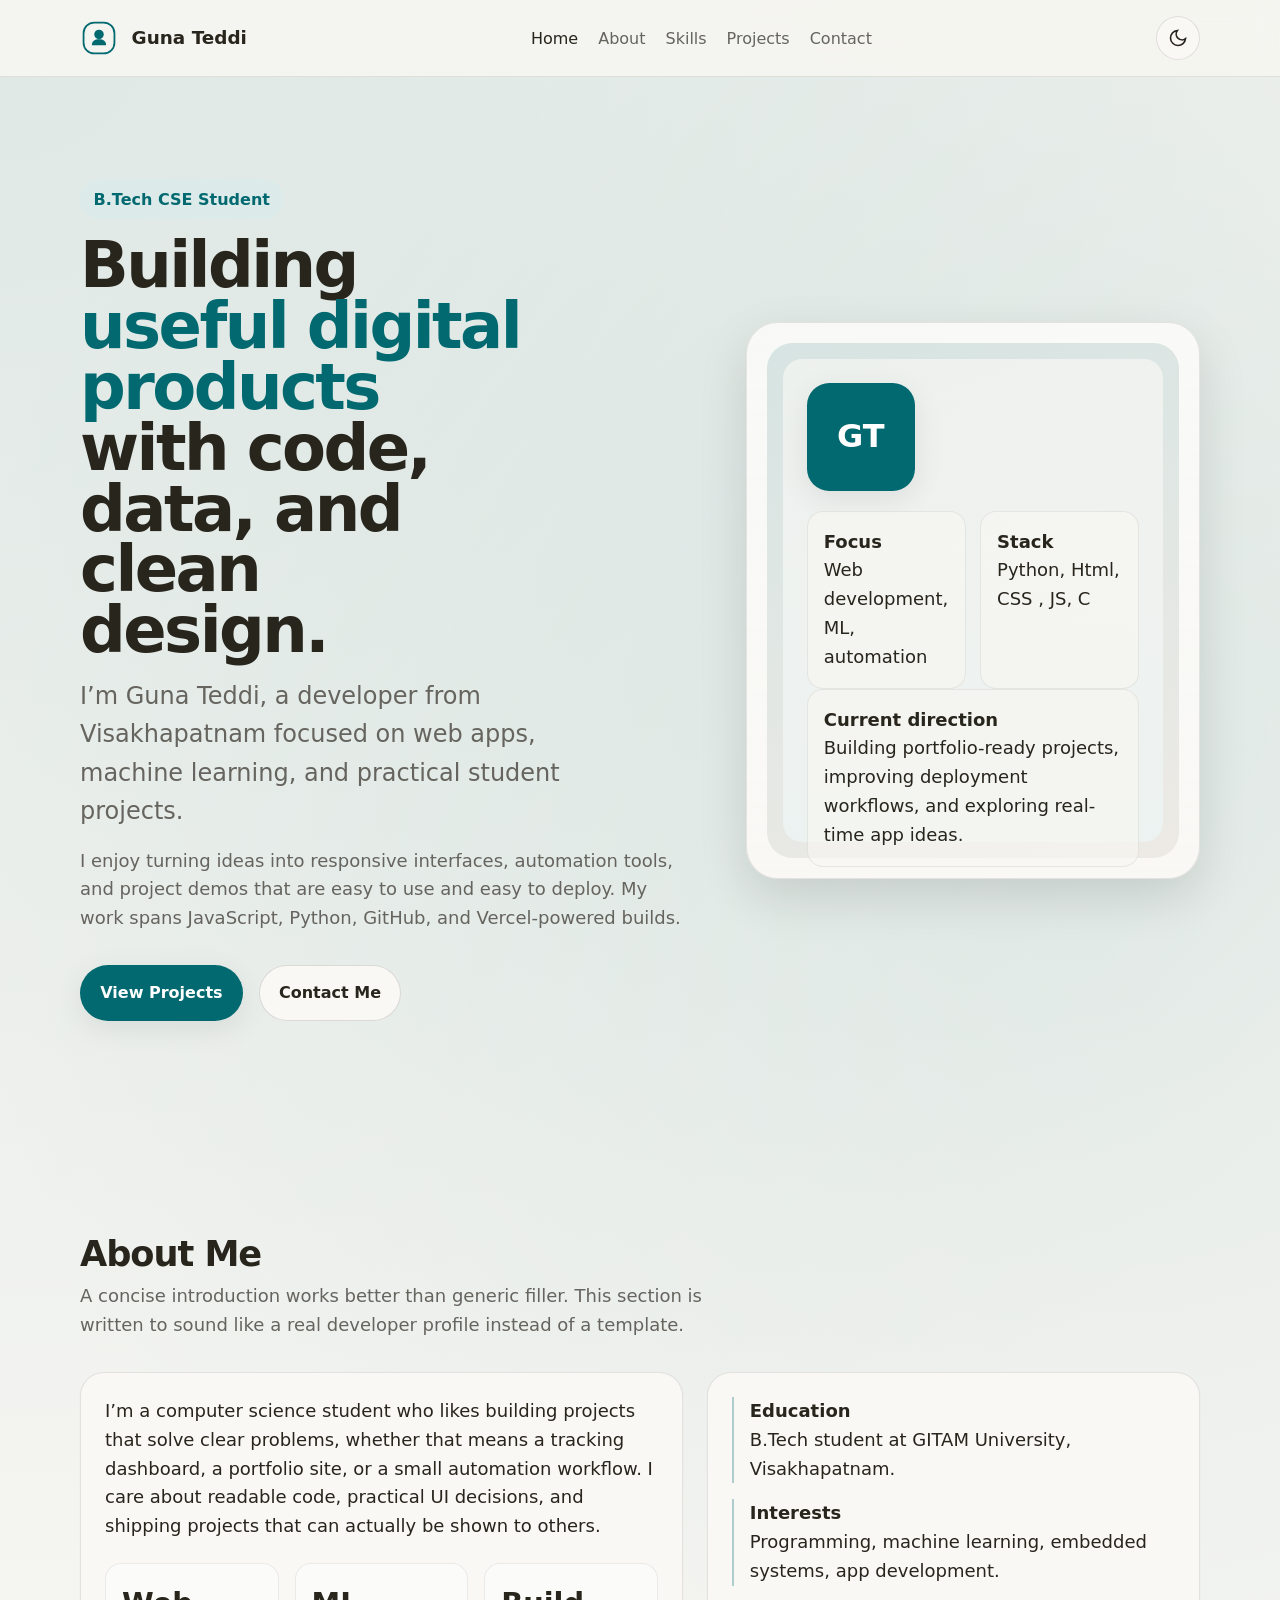
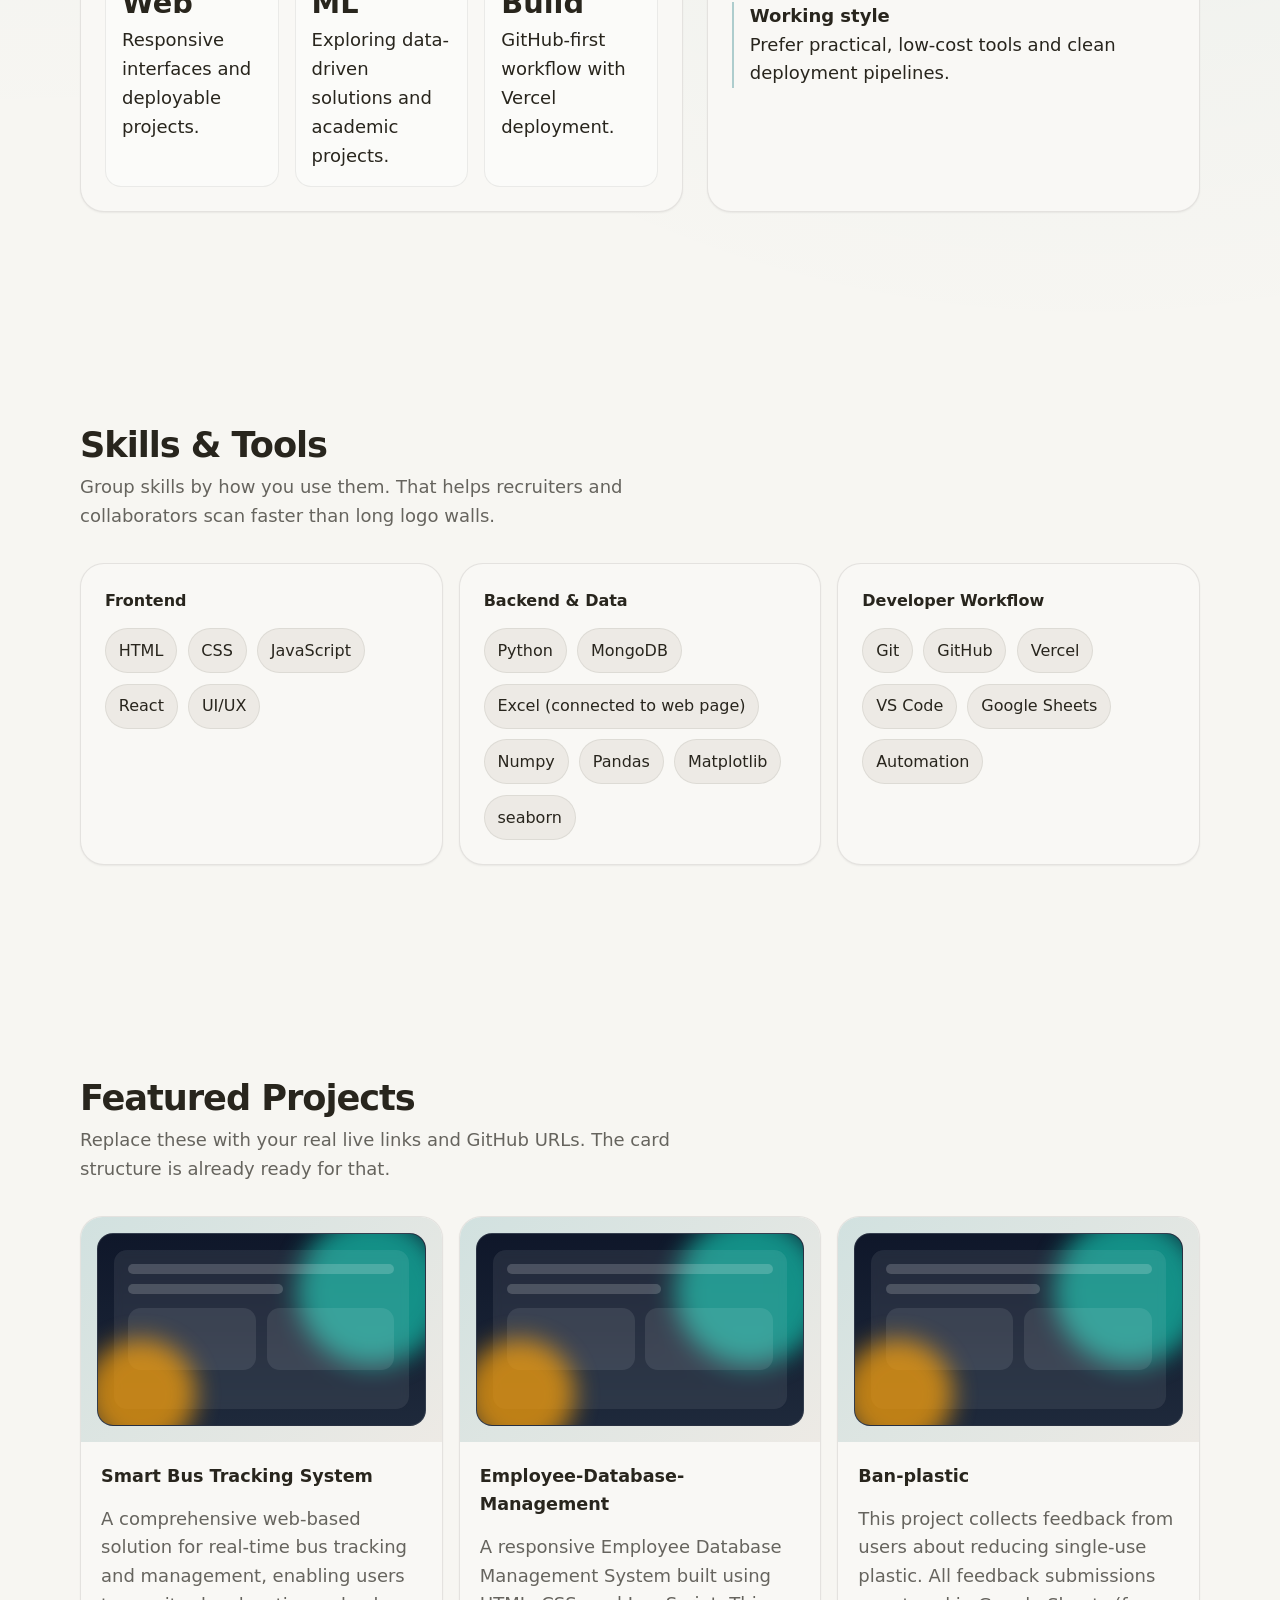
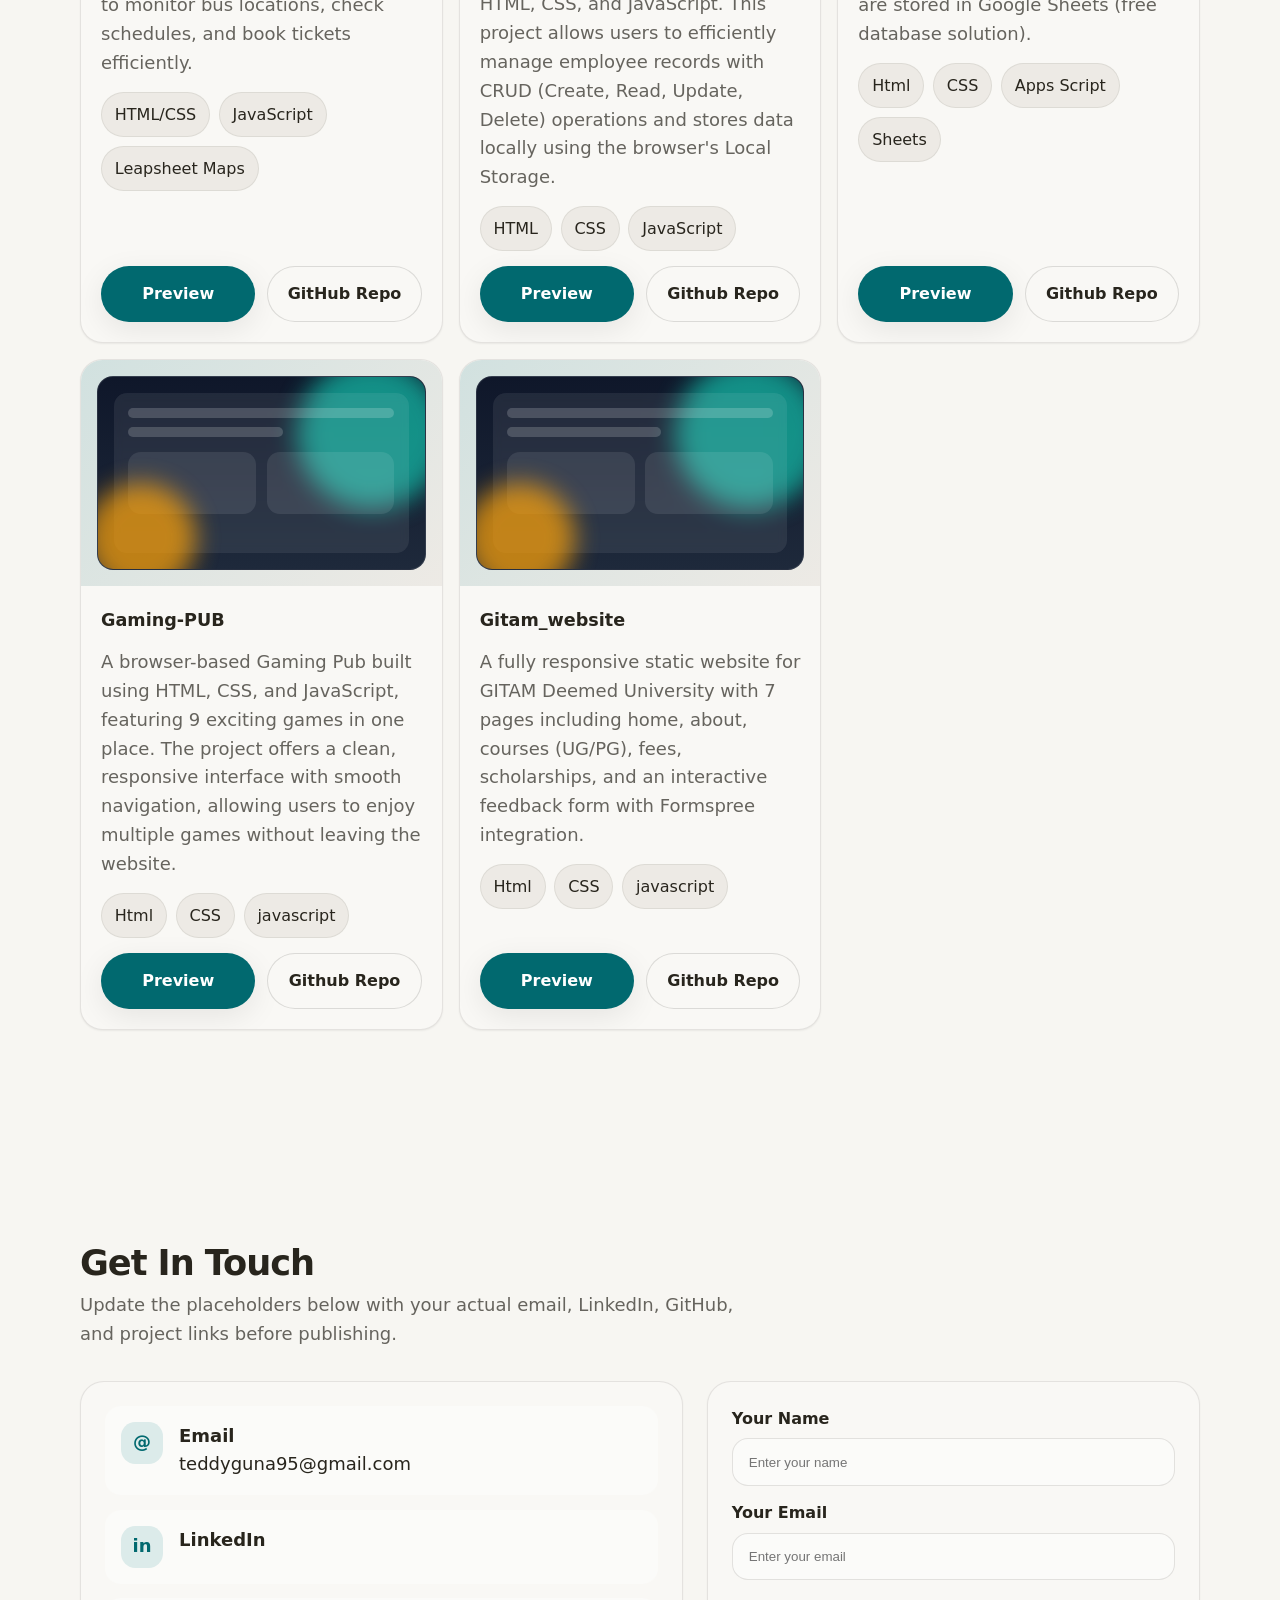
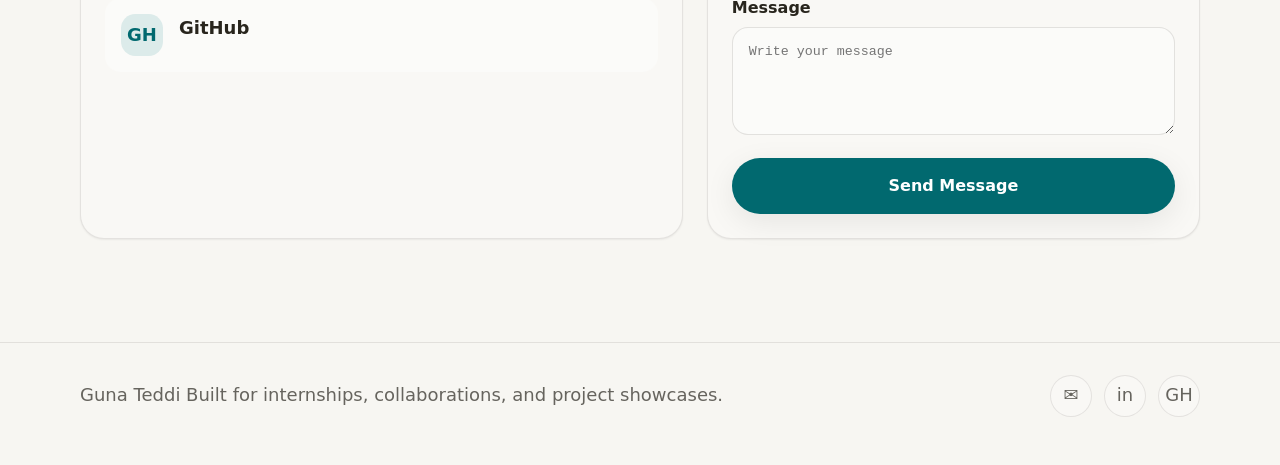
<file: index.html>
<!DOCTYPE html>
<html lang="en" data-theme="light">
<head>
  <meta charset="UTF-8" />
  <meta name="viewport" content="width=device-width, initial-scale=1.0" />
  <title>Guna Teddi | Developer Portfolio</title>
  <meta name="description" content="Portfolio website for Guna Teddi, a B.Tech computer science student and developer building web, ML, and embedded projects." />
  <link rel="preconnect" href="https://fonts.googleapis.com">
  <link rel="preconnect" href="https://fonts.gstatic.com" crossorigin>
  <link href="https://api.fontshare.com/v2/css?f[]=satoshi@300,400,500,700,900&f[]=cabinet-grotesk@500,700,800&display=swap" rel="stylesheet">
  <link rel="stylesheet" href="style.css" />
</head>
<body>
  <a class="skip-link" href="#main">Skip to content</a>
  <nav class="navbar" aria-label="Primary">
    <div class="container nav-wrap">
      <a href="#home" class="brand" aria-label="Guna Teddi home">
        <svg class="brand-mark" viewBox="0 0 64 64" fill="none" xmlns="http://www.w3.org/2000/svg" aria-hidden="true">
          <rect x="6" y="6" width="52" height="52" rx="18" stroke="currentColor" stroke-width="3"/>
          <circle cx="32" cy="26" r="8" fill="currentColor"/>
          <path d="M20 44C20 37 25 34 32 34C39 34 44 37 44 44" fill="currentColor"/>
        </svg>
        <span class="brand-name">Guna Teddi</span>
      </a>
      <ul class="nav-menu" id="navMenu">
        <li><a class="nav-link" href="#home">Home</a></li>
        <li><a class="nav-link" href="#about">About</a></li>
        <li><a class="nav-link" href="#skills">Skills</a></li>
        <li><a class="nav-link" href="#projects">Projects</a></li>
        <li><a class="nav-link" href="#contact">Contact</a></li>
      </ul>
      <div class="nav-actions">
        <button class="theme-toggle" data-theme-toggle aria-label="Switch theme">
          <svg width="20" height="20" viewBox="0 0 24 24" fill="none" stroke="currentColor" stroke-width="2" aria-hidden="true"><path d="M21 12.79A9 9 0 1 1 11.21 3 7 7 0 0 0 21 12.79z"/></svg>
        </button>
        <button class="menu-toggle" id="menuToggle" aria-label="Open navigation" aria-expanded="false" aria-controls="navMenu">☰</button>
      </div>
    </div>
  </nav>

  <main id="main">
    <section id="home" class="hero">
      <div class="container hero-grid">
        <div class="reveal visible">
          <div class="eyebrow">B.Tech CSE Student</div>
          <h1 class="hero-title">Building <span class="gradient-text">useful digital products</span> with code, data, and clean design.</h1>
          <p class="hero-subtitle">I’m Guna Teddi, a developer from Visakhapatnam focused on web apps, machine learning, and practical student projects.</p>
          <p class="hero-description">I enjoy turning ideas into responsive interfaces, automation tools, and project demos that are easy to use and easy to deploy. My work spans JavaScript, Python, GitHub, and Vercel-powered builds.</p>
          <div class="hero-buttons">
            <a href="#projects" class="btn btn-primary">View Projects</a>
            <a href="#contact" class="btn btn-secondary">Contact Me</a>
          </div>
        </div>
        <div class="hero-card reveal visible">
          <div class="profile-shell">
            <div class="profile-card">
              <div>
                 <div class="profile-avatar">GT</div>
                <div class="mini-grid">
                   
                  <div class="mini-card"><strong>Focus</strong><br><span>Web development, ML, automation</span></div>
                  <div class="mini-card"><strong>Stack</strong><br><span>Python, Html, CSS , JS, C</span></div>
                </div>
              </div>
              <div class="mini-card">
                <strong>Current direction</strong>
                <p>Building portfolio-ready projects, improving deployment workflows, and exploring real-time app ideas.</p>
              </div>
            </div>
          </div>
        </div>
      </div>
    </section>

    <section id="about">
      <div class="container">
        <div class="section-head reveal">
          <div>
            <h2 class="section-title">About Me</h2>
            <p class="section-copy">A concise introduction works better than generic filler. This section is written to sound like a real developer profile instead of a template.</p>
          </div>
        </div>
        <div class="about-grid">
          <article class="panel reveal">
            <p>I’m a computer science student who likes building projects that solve clear problems, whether that means a tracking dashboard, a portfolio site, or a small automation workflow. I care about readable code, practical UI decisions, and shipping projects that can actually be shown to others.</p>
            <div class="stats">
              <div class="stat"><h3>Web</h3><p>Responsive interfaces and deployable projects.</p></div>
              <div class="stat"><h3>ML</h3><p>Exploring data-driven solutions and academic projects.</p></div>
              <div class="stat"><h3>Build</h3><p>GitHub-first workflow with Vercel deployment.</p></div>
            </div>
          </article>
          <aside class="panel reveal">
            <div class="timeline">
              <div class="timeline-item"><strong>Education</strong><p>B.Tech student at GITAM University, Visakhapatnam.</p></div>
              <div class="timeline-item"><strong>Interests</strong><p>Programming, machine learning, embedded systems, app development.</p></div>
              <div class="timeline-item"><strong>Working style</strong><p>Prefer practical, low-cost tools and clean deployment pipelines.</p></div>
            </div>
          </aside>
        </div>
      </div>
    </section>

    <section id="skills">
      <div class="container">
        <div class="section-head reveal">
          <div>
            <h2 class="section-title">Skills & Tools</h2>
            <p class="section-copy">Group skills by how you use them. That helps recruiters and collaborators scan faster than long logo walls.</p>
          </div>
        </div>
        <div class="skills-grid">
          <article class="panel skill-category reveal">
            <h3>Frontend</h3>
            <div class="skill-tags">
              <span>HTML</span><span>CSS</span><span>JavaScript</span><span>React</span><span>UI/UX</span>
            </div>
          </article>
          <article class="panel skill-category reveal">
            <h3>Backend & Data</h3>
            <div class="skill-tags">
               <span>Python</span><span>MongoDB</span><span>Excel (connected to web page)</span><span>Numpy</span><span>Pandas</span><span>Matplotlib</span><span>seaborn</span>
            </div>
          </article>
          <article class="panel skill-category reveal">
            <h3>Developer Workflow</h3>
            <div class="skill-tags">
              <span>Git</span><span>GitHub</span><span>Vercel</span><span>VS Code</span><span>Google Sheets</span><span>Automation</span>
            </div>
          </article>
        </div>
      </div>
    </section>

    <section id="projects">
      <div class="container">
        <div class="section-head reveal">
          <div>
            <h2 class="section-title">Featured Projects</h2>
            <p class="section-copy">Replace these with your real live links and GitHub URLs. The card structure is already ready for that.</p>
          </div>
        </div>
        <div class="projects-grid">
          <!-- Project 1 -->
          <article class="project-card reveal">
            <div class="project-image">
              <div class="mock" aria-hidden="true"><div class="mock-ui"><div class="mock-line"></div><div class="mock-line short"></div><div class="mock-cards"><span></span><span></span></div></div></div>
            </div>
            <div class="project-content">
              <h3>Smart Bus Tracking System</h3>
              <p>A comprehensive web-based solution for real-time bus tracking and management, enabling users to monitor bus locations, check schedules, and book tickets efficiently.</p>
              <div class="project-tech"><span>HTML/CSS</span><span>JavaScript</span><span>Leapsheet Maps</span></div>
              <div class="project-links">
                <a class="btn btn-primary" href="https://smart-bus-tracking.vercel.app/">Preview</a>
                <a class="btn btn-secondary" href="https://github.com/teddiguna0001/smart-bus-tracking">GitHub Repo</a>
              </div>
            </div>
          </article>
          <!-- Project 2 -->
          <article class="project-card reveal">
            <div class="project-image">
              <div class="mock" aria-hidden="true"><div class="mock-ui"><div class="mock-line"></div><div class="mock-line short"></div><div class="mock-cards"><span></span><span></span></div></div></div>
            </div>
            <div class="project-content">
              <h3>Employee-Database-Management</h3>
              <p>A responsive Employee Database Management System built using HTML, CSS, and JavaScript. This project allows users to efficiently manage employee records with CRUD (Create, Read, Update, Delete) operations and stores data locally using the browser's Local Storage.</p>
              <div class="project-tech"><span>HTML</span><span>CSS</span><span>JavaScript</span></div>
              <div class="project-links">
                <a class="btn btn-primary" href="https://employee-database-management-sandy.vercel.app/">Preview</a>
                <a class="btn btn-secondary" href="https://github.com/teddiguna0001/smart-bus-tracking">Github Repo</a>
              </div>
            </div>
          </article>
          <!-- Project 3 -->
          <article class="project-card reveal">
            <div class="project-image">
              <div class="mock" aria-hidden="true"><div class="mock-ui"><div class="mock-line"></div><div class="mock-line short"></div><div class="mock-cards"><span></span><span></span></div></div></div>
            </div>
            <div class="project-content">
              <h3>Ban-plastic </h3>
              <p>This project collects feedback from users about reducing single-use plastic. All feedback submissions are stored in Google Sheets (free database solution).</p>
              <div class="project-tech"><span>Html</span><span>CSS</span><span>Apps Script</span><span>Sheets</span></div>
              <div class="project-links">
                <a class="btn btn-primary" href="https://ban-plastic.vercel.app/">Preview</a>
                <a class="btn btn-secondary" href="https://github.com/teddiguna0001/Ban-plastic">Github Repo</a>
              </div>
            </div>
          </article>
          
          <!-- Project 4 -->
          <article class="project-card reveal">
            <div class="project-image">
              <div class="mock" aria-hidden="true"><div class="mock-ui"><div class="mock-line"></div><div class="mock-line short"></div><div class="mock-cards"><span></span><span></span></div></div></div>
            </div>
            <div class="project-content">
              <h3>Gaming-PUB</h3>
              <p>A browser-based Gaming Pub built using HTML, CSS, and JavaScript, featuring 9 exciting games in one place. The project offers a clean, responsive interface with smooth navigation, allowing users to enjoy multiple games without leaving the website.</p>
              <div class="project-tech"><span>Html</span><span>CSS</span><span>javascript</span></div>
              <div class="project-links">
                <a class="btn btn-primary" href="https://gaming-pub.vercel.app/">Preview</a>
                <a class="btn btn-secondary" href="https://github.com/teddiguna0001/Gaming-PUB/tree/main">Github Repo</a>
              </div>
            </div>
          </article>

          <!-- Project 5 -->
          <article class="project-card reveal">
            <div class="project-image">
              <div class="mock" aria-hidden="true"><div class="mock-ui"><div class="mock-line"></div><div class="mock-line short"></div><div class="mock-cards"><span></span><span></span></div></div></div>
            </div>
            <div class="project-content">
              <h3>Gitam_website</h3>
              <p>A fully responsive static website for GITAM Deemed University with 7 pages including home, about, courses (UG/PG), fees, scholarships, and an interactive feedback form with Formspree integration.</p>
              <div class="project-tech"><span>Html</span><span>CSS</span><span>javascript</span></div>
              <div class="project-links">
                <a class="btn btn-primary" href="https://gitam-website-five.vercel.app/">Preview</a>
                <a class="btn btn-secondary" href="https://github.com/teddiguna0001/Gitam_website/tree/main">Github Repo</a>
              </div>
            </div>
          </article>
          
        </div>
      </div>
    </section>

    <section id="contact">
      <div class="container">
        <div class="section-head reveal">
          <div>
            <h2 class="section-title">Get In Touch</h2>
            <p class="section-copy">Update the placeholders below with your actual email, LinkedIn, GitHub, and project links before publishing.</p>
          </div>
        </div>
        <div class="contact-grid">
          <div class="panel reveal">
            <div class="contact-list">
              <div class="contact-item"><div class="contact-icon">@</div><div><strong><a href="mailto:teddyguna95@gmail.com">Email</a></strong><p>teddyguna95@gmail.com</p></div></div>
              <div class="contact-item"><div class="contact-icon">in</div><div><strong><a href="https://www.linkedin.com/in/teddi-guna-90114736a?utm_source=share_via&utm_content=profile&utm_medium=member_android">LinkedIn</a></strong></div></div>
              <div class="contact-item"><div class="contact-icon">GH</div><div><strong><a href="https://github.com/teddiguna0001">GitHub</a></strong></div></div>
            </div>
          </div>
          <form class="panel contact-form reveal" action="https://formspree.io/f/xwvdajwq" method="POST">
            <div class="field">
              <label for="name">Your Name</label>
              <input id="name" type="text" name="name" placeholder="Enter your name" required>
            </div>
            <div class="field">
              <label for="email">Your Email</label>
              <input id="email" type="email" name="email" placeholder="Enter your email" required>
            </div>
            <div class="field">
              <label for="message">Message</label>
              <textarea id="message" name="message" rows="5" placeholder="Write your message" required></textarea>
            </div>
            <button class="btn btn-primary" type="submit">Send Message</button>
          </form>
        </div>
      </div>
    </section>
  </main>

  <footer class="footer">
    <div class="container footer-wrap">
      <p>Guna Teddi Built for internships, collaborations, and project showcases.</p>
      <div class="socials">
        <a href="mailto:teddyguna95@gmail.com" aria-label="Contact">✉</a>
        <a href="https://www.linkedin.com/in/teddi-guna-90114736a?utm_source=share_via&utm_content=profile&utm_medium=member_android" aria-label="LinkedIn">in</a>
        <a href="https://github.com/teddiguna0001" aria-label="GitHub">GH</a>
      </div>
    </div>
  </footer>

  <script src="script.js"></script>
</body>
</html>
</file>
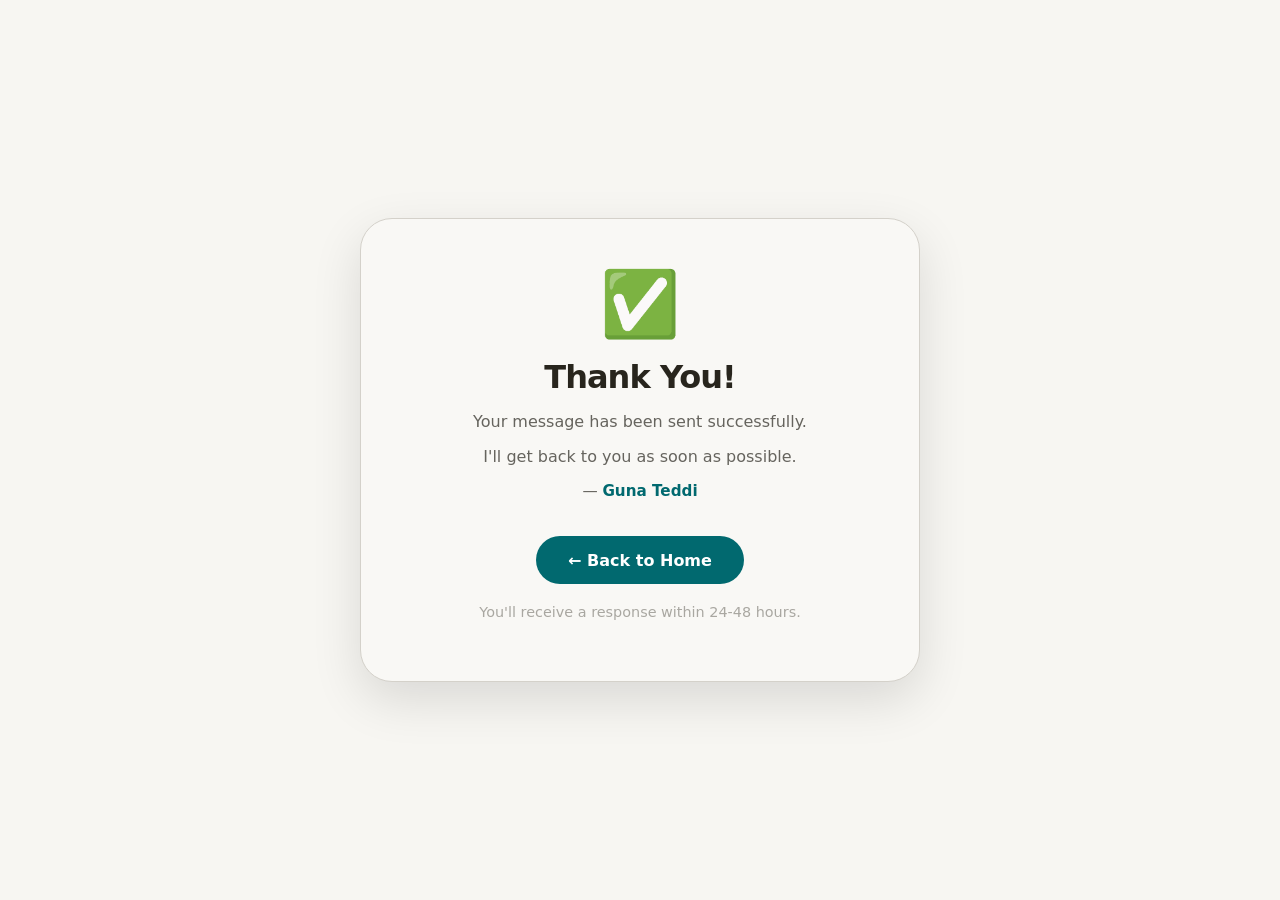
<file: thankyou.html>
<!DOCTYPE html>
<html lang="en" data-theme="light">
<head>
  <meta charset="UTF-8" />
  <meta name="viewport" content="width=device-width, initial-scale=1.0" />
  <title>Thank You | Guna Teddi</title>
  <link rel="preconnect" href="https://fonts.googleapis.com">
  <link rel="preconnect" href="https://fonts.gstatic.com" crossorigin>
  <link href="https://api.fontshare.com/v2/css?f[]=satoshi@300,400,500,700,900&f[]=cabinet-grotesk@500,700,800&display=swap" rel="stylesheet">
  <style>
    * {
      margin: 0;
      padding: 0;
      box-sizing: border-box;
    }
    
    body {
      min-height: 100vh;
      display: grid;
      place-items: center;
      font-family: 'Satoshi', system-ui, sans-serif;
      background: #f7f6f2;
      color: #28251d;
      padding: 1.5rem;
    }
    
    .thankyou-card {
      max-width: 560px;
      width: 100%;
      padding: 3rem 2.5rem;
      background: #f9f8f5;
      border-radius: 2rem;
      border: 1px solid #d4d1ca;
      box-shadow: 0 18px 50px rgb(0 0 0 / 0.12);
      text-align: center;
    }
    
    .icon {
      font-size: 4rem;
      margin-bottom: 1rem;
      display: block;
    }
    
    h1 {
      font-family: 'Cabinet Grotesk', 'Satoshi', system-ui, sans-serif;
      font-size: 2rem;
      margin-bottom: 0.75rem;
      letter-spacing: -0.03em;
    }
    
    p {
      color: #66645e;
      margin-bottom: 0.5rem;
      line-height: 1.7;
    }
    
    .btn {
      display: inline-block;
      margin-top: 1.5rem;
      padding: 0.9rem 2rem;
      border-radius: 9999px;
      background: #01696f;
      color: white;
      font-weight: 700;
      text-decoration: none;
      transition: 0.2s ease;
      border: none;
      cursor: pointer;
    }
    
    .btn:hover {
      background: #0c4e54;
      transform: translateY(-1px);
    }
    
    .highlight {
      color: #01696f;
      font-weight: 700;
    }
    
    .sub-text {
      font-size: 0.9rem;
      color: #a9a7a1;
      margin-top: 1rem;
    }
  </style>
</head>
<body>
  <div class="thankyou-card">
    <span class="icon">✅</span>
    <h1>Thank You!</h1>
    <p>Your message has been sent successfully.</p>
    <p>I'll get back to you as soon as possible.</p>
    <p style="margin-top: 0.5rem; font-size: 0.95rem;">
      — <span class="highlight">Guna Teddi</span>
    </p>
    <a href="index.html" class="btn">← Back to Home</a>
    <p class="sub-text">You'll receive a response within 24-48 hours.</p>
  </div>
</body>
</html>
</file>
<file: style.css>
/* style.css */
:root,
[data-theme="light"] {
  --text-xs: clamp(0.75rem, 0.7rem + 0.25vw, 0.875rem);
  --text-sm: clamp(0.875rem, 0.8rem + 0.35vw, 1rem);
  --text-base: clamp(1rem, 0.95rem + 0.25vw, 1.125rem);
  --text-lg: clamp(1.125rem, 1rem + 0.75vw, 1.5rem);
  --text-xl: clamp(1.5rem, 1.2rem + 1.25vw, 2.25rem);
  --text-2xl: clamp(2rem, 1.2rem + 2.5vw, 3.5rem);
  --space-1: 0.25rem;
  --space-2: 0.5rem;
  --space-3: 0.75rem;
  --space-4: 1rem;
  --space-5: 1.25rem;
  --space-6: 1.5rem;
  --space-8: 2rem;
  --space-10: 2.5rem;
  --space-12: 3rem;
  --space-16: 4rem;
  --space-20: 5rem;
  --color-bg: #f7f6f2;
  --color-surface: #f9f8f5;
  --color-surface-2: #fbfbf9;
  --color-surface-offset: #edeae5;
  --color-border: #d4d1ca;
  --color-text: #28251d;
  --color-text-muted: #66645e;
  --color-text-faint: #a9a7a1;
  --color-primary: #01696f;
  --color-primary-hover: #0c4e54;
  --color-primary-highlight: #dcebea;
  --color-accent: #0f766e;
  --radius-sm: 0.375rem;
  --radius-md: 0.75rem;
  --radius-lg: 1rem;
  --radius-xl: 1.5rem;
  --radius-full: 9999px;
  --shadow-sm: 0 1px 2px rgb(0 0 0 / 0.06);
  --shadow-md: 0 8px 30px rgb(0 0 0 / 0.08);
  --shadow-lg: 0 18px 50px rgb(0 0 0 / 0.12);
  --font-body: 'Satoshi', system-ui, sans-serif;
  --font-display: 'Cabinet Grotesk', 'Satoshi', system-ui, sans-serif;
  --content: min(1120px, calc(100% - 2rem));
}

[data-theme="dark"] {
  --color-bg: #171614;
  --color-surface: #1c1b19;
  --color-surface-2: #201f1d;
  --color-surface-offset: #252320;
  --color-border: #393836;
  --color-text: #eeece7;
  --color-text-muted: #bebbb3;
  --color-text-faint: #8d8a83;
  --color-primary: #4f98a3;
  --color-primary-hover: #76b4bd;
  --color-primary-highlight: #233437;
  --color-accent: #75d3c8;
  --shadow-sm: 0 1px 2px rgb(0 0 0 / 0.25);
  --shadow-md: 0 8px 30px rgb(0 0 0 / 0.35);
  --shadow-lg: 0 18px 50px rgb(0 0 0 / 0.45);
}

* {
  box-sizing: border-box;
  margin: 0;
  padding: 0;
}

html {
  scroll-behavior: smooth;
}

body {
  min-height: 100vh;
  font-family: var(--font-body);
  font-size: var(--text-base);
  line-height: 1.6;
  color: var(--color-text);
  background:
    radial-gradient(circle at top left, color-mix(in srgb, var(--color-primary) 10%, transparent), transparent 32%),
    radial-gradient(circle at 85% 15%, color-mix(in srgb, var(--color-primary) 8%, transparent), transparent 25%),
    var(--color-bg);
}

a {
  color: inherit;
  text-decoration: none;
}

img,
svg {
  display: block;
  max-width: 100%;
}

button {
  font: inherit;
}

.container {
  width: var(--content);
  margin: 0 auto;
}

.skip-link {
  position: absolute;
  left: -999px;
  top: 0;
}

.skip-link:focus {
  left: 1rem;
  top: 1rem;
  background: var(--color-primary);
  color: white;
  padding: .75rem 1rem;
  border-radius: .5rem;
}

.navbar {
  position: sticky;
  top: 0;
  z-index: 20;
  backdrop-filter: blur(14px);
  background: color-mix(in srgb, var(--color-bg) 86%, transparent);
  border-bottom: 1px solid color-mix(in srgb, var(--color-text) 10%, transparent);
}

.nav-wrap {
  display: flex;
  align-items: center;
  justify-content: space-between;
  min-height: 76px;
  gap: var(--space-4);
}

.brand {
  display: flex;
  align-items: center;
  gap: .85rem;
  font-weight: 800;
}

.brand-mark {
  width: 38px;
  height: 38px;
  color: var(--color-primary);
}

.brand-name {
  font-family: var(--font-display);
  font-size: 1.15rem;
}

.nav-menu {
  display: flex;
  gap: 1.25rem;
  list-style: none;
  align-items: center;
}

.nav-link {
  color: var(--color-text-muted);
  font-size: var(--text-sm);
}

.nav-link:hover,
.nav-link.active {
  color: var(--color-text);
}

.theme-toggle,
.menu-toggle {
  border: 1px solid color-mix(in srgb, var(--color-text) 12%, transparent);
  background: var(--color-surface);
  color: var(--color-text);
  width: 44px;
  height: 44px;
  border-radius: var(--radius-full);
  display: grid;
  place-items: center;
  cursor: pointer;
}

.nav-actions {
  display: flex;
  gap: .75rem;
  align-items: center;
}

.menu-toggle {
  display: none;
}

main section {
  padding: clamp(4rem, 8vw, 7rem) 0;
}

.hero {
  min-height: calc(100vh - 76px);
  display: grid;
  place-items: center;
}

.hero-grid {
  display: grid;
  grid-template-columns: 1.15fr .85fr;
  gap: clamp(2rem, 4vw, 5rem);
  align-items: center;
}

.eyebrow {
  display: inline-flex;
  gap: .5rem;
  align-items: center;
  padding: .45rem .85rem;
  border-radius: var(--radius-full);
  background: var(--color-primary-highlight);
  color: var(--color-primary);
  font-size: var(--text-sm);
  font-weight: 700;
  margin-bottom: 1rem;
}

.hero-title {
  font-family: var(--font-display);
  font-size: clamp(2.6rem, 5vw, 5.4rem);
  line-height: .95;
  letter-spacing: -0.04em;
  max-width: 10ch;
}

.gradient-text {
  color: var(--color-primary);
}

.hero-subtitle {
  margin-top: 1rem;
  font-size: var(--text-lg);
  color: var(--color-text-muted);
  max-width: 34ch;
}

.hero-description {
  margin-top: 1rem;
  max-width: 56ch;
  color: var(--color-text-muted);
}

.hero-buttons {
  display: flex;
  gap: 1rem;
  flex-wrap: wrap;
  margin-top: 2rem;
}

.btn {
  display: inline-flex;
  align-items: center;
  justify-content: center;
  gap: .6rem;
  min-height: 48px;
  padding: .9rem 1.2rem;
  border-radius: var(--radius-full);
  border: 1px solid transparent;
  font-size: var(--text-sm);
  font-weight: 700;
  transition: .2s ease;
}

.btn-primary {
  background: var(--color-primary);
  color: white;
  box-shadow: var(--shadow-md);
}

.btn-primary:hover {
  background: var(--color-primary-hover);
  transform: translateY(-1px);
}

.btn-secondary {
  border-color: color-mix(in srgb, var(--color-text) 14%, transparent);
  background: var(--color-surface);
}

.btn-secondary:hover {
  background: var(--color-surface-2);
}

.hero-card {
  background: linear-gradient(180deg, color-mix(in srgb, var(--color-surface-2) 90%, transparent), var(--color-surface));
  border: 1px solid color-mix(in srgb, var(--color-text) 10%, transparent);
  border-radius: 2rem;
  padding: 1.25rem;
  box-shadow: var(--shadow-lg);
}

.profile-shell {
  aspect-ratio: 4/5;
  border-radius: 1.6rem;
  padding: 1rem;
  background: linear-gradient(160deg, color-mix(in srgb, var(--color-primary) 14%, var(--color-surface)), var(--color-surface-offset));
}

.profile-card {
  height: 100%;
  border-radius: 1.2rem;
  background: linear-gradient(180deg, color-mix(in srgb, var(--color-surface) 65%, transparent), color-mix(in srgb, var(--color-primary) 6%, var(--color-surface-2)));
  display: flex;
  flex-direction: column;
  justify-content: space-between;
  padding: 1.5rem;
}

.profile-avatar {
  width: 108px;
  height: 108px;
  border-radius: 1.4rem;
  display: grid;
  place-items: center;
  font-family: var(--font-display);
  font-size: 2rem;
  font-weight: 800;
  background: var(--color-primary);
  color: white;
  box-shadow: var(--shadow-md);
}

.mini-grid {
  display: grid;
  grid-template-columns: repeat(2, 1fr);
  gap: .9rem;
  margin-top: 1.25rem;
}

.mini-card {
  padding: 1rem;
  border-radius: 1rem;
  background: color-mix(in srgb, var(--color-bg) 65%, transparent);
  border: 1px solid color-mix(in srgb, var(--color-text) 8%, transparent);
}

.section-head {
  display: flex;
  justify-content: space-between;
  gap: 1rem;
  align-items: end;
  margin-bottom: 2rem;
}

.section-title {
  font-family: var(--font-display);
  font-size: var(--text-xl);
  letter-spacing: -0.03em;
}

.section-copy {
  color: var(--color-text-muted);
  max-width: 58ch;
}

.about-grid,
.contact-grid {
  display: grid;
  grid-template-columns: 1.1fr .9fr;
  gap: 1.5rem;
}

.panel {
  background: var(--color-surface);
  border: 1px solid color-mix(in srgb, var(--color-text) 10%, transparent);
  border-radius: 1.5rem;
  padding: 1.5rem;
  box-shadow: var(--shadow-sm);
}

.stats {
  display: grid;
  grid-template-columns: repeat(3, 1fr);
  gap: 1rem;
  margin-top: 1.4rem;
}

.stat {
  padding: 1rem;
  border-radius: 1rem;
  background: var(--color-surface-2);
  border: 1px solid color-mix(in srgb, var(--color-text) 8%, transparent);
}

.stat h3 {
  font-family: var(--font-display);
  font-size: 1.8rem;
}

.timeline {
  display: grid;
  gap: 1rem;
}

.timeline-item {
  padding-left: 1rem;
  border-left: 2px solid color-mix(in srgb, var(--color-primary) 30%, transparent);
}

.skills-grid,
.projects-grid {
  display: grid;
  gap: 1rem;
}

.skills-grid {
  grid-template-columns: repeat(3, 1fr);
}

.skill-category h3 {
  margin-bottom: .9rem;
  font-size: 1rem;
}

.skill-tags {
  display: flex;
  flex-wrap: wrap;
  gap: .65rem;
}

.skill-tags span,
.project-tech span {
  display: inline-flex;
  padding: .55rem .8rem;
  border-radius: var(--radius-full);
  background: var(--color-surface-offset);
  color: var(--color-text);
  font-size: var(--text-sm);
  border: 1px solid color-mix(in srgb, var(--color-text) 8%, transparent);
}

.projects-grid {
  grid-template-columns: repeat(3, 1fr);
}

.project-card {
  overflow: hidden;
  border-radius: 1.4rem;
  background: var(--color-surface);
  border: 1px solid color-mix(in srgb, var(--color-text) 10%, transparent);
  box-shadow: var(--shadow-sm);
  display: flex;
  flex-direction: column;
}

.project-image {
  aspect-ratio: 16/10;
  padding: 1rem;
  background: linear-gradient(135deg, color-mix(in srgb, var(--color-primary) 16%, var(--color-surface)), var(--color-surface-offset));
}

.project-image .mock {
  width: 100%;
  height: 100%;
  border-radius: 1rem;
  background: linear-gradient(180deg, #0f172a, #1e293b);
  position: relative;
  overflow: hidden;
  border: 1px solid rgb(255 255 255 / .1);
}

.mock::before,
.mock::after {
  content: "";
  position: absolute;
  border-radius: 999px;
  filter: blur(12px);
  opacity: .75;
}

.mock::before {
  width: 150px;
  height: 150px;
  background: #14b8a6;
  top: -18px;
  right: -22px;
}

.mock::after {
  width: 110px;
  height: 110px;
  background: #f59e0b;
  bottom: -24px;
  left: -12px;
}

.mock-ui {
  position: absolute;
  inset: 1rem;
  border-radius: .8rem;
  background: rgb(255 255 255 / .08);
  backdrop-filter: blur(4px);
  padding: .9rem;
}

.mock-line {
  height: 10px;
  border-radius: 999px;
  background: rgb(255 255 255 / .18);
  margin-bottom: .6rem;
}

.mock-line.short {
  width: 58%;
}

.mock-cards {
  display: grid;
  grid-template-columns: repeat(2, 1fr);
  gap: .65rem;
  margin-top: .9rem;
}

.mock-cards span {
  display: block;
  height: 62px;
  border-radius: .8rem;
  background: rgb(255 255 255 / .09);
}

.project-content {
  padding: 1.25rem;
  display: flex;
  flex-direction: column;
  gap: .9rem;
  flex: 1;
}

.project-content h3 {
  font-size: 1.1rem;
}

.project-content p {
  color: var(--color-text-muted);
}

.project-tech {
  display: flex;
  flex-wrap: wrap;
  gap: .55rem;
}

.project-links {
  display: flex;
  gap: .75rem;
  margin-top: auto;
}

.project-links a {
  flex: 1;
  text-align: center;
}

.contact-list {
  display: grid;
  gap: .9rem;
}

.contact-item {
  display: flex;
  gap: 1rem;
  align-items: flex-start;
  padding: 1rem;
  border-radius: 1rem;
  background: var(--color-surface-2);
}

.contact-icon {
  width: 42px;
  height: 42px;
  display: grid;
  place-items: center;
  border-radius: .9rem;
  background: var(--color-primary-highlight);
  color: var(--color-primary);
  font-weight: 800;
}

.contact-form {
  display: grid;
  gap: .9rem;
}

.field label {
  display: block;
  margin-bottom: .45rem;
  font-size: var(--text-sm);
  font-weight: 700;
}

.field input,
.field textarea {
  width: 100%;
  padding: .95rem 1rem;
  border-radius: 1rem;
  border: 1px solid color-mix(in srgb, var(--color-text) 12%, transparent);
  background: var(--color-surface-2);
  color: var(--color-text);
}

.field input:focus,
.field textarea:focus {
  outline: 2px solid color-mix(in srgb, var(--color-primary) 40%, transparent);
  outline-offset: 2px;
}

.footer {
  padding: 2rem 0 3rem;
  border-top: 1px solid color-mix(in srgb, var(--color-text) 10%, transparent);
}

.footer-wrap {
  display: flex;
  justify-content: space-between;
  gap: 1rem;
  align-items: center;
  color: var(--color-text-muted);
}

.socials {
  display: flex;
  gap: .75rem;
}

.socials a {
  width: 42px;
  height: 42px;
  border-radius: 50%;
  display: grid;
  place-items: center;
  background: var(--color-surface);
  border: 1px solid color-mix(in srgb, var(--color-text) 10%, transparent);
}

.reveal {
  opacity: 0;
  transform: translateY(18px);
  transition: opacity .6s ease, transform .6s ease;
}

.reveal.visible {
  opacity: 1;
  transform: none;
}

@media (max-width: 960px) {
  .hero-grid,
  .about-grid,
  .contact-grid,
  .skills-grid,
  .projects-grid {
    grid-template-columns: 1fr;
  }

  .stats {
    grid-template-columns: 1fr;
  }

  .nav-menu {
    position: fixed;
    inset: 76px 1rem auto 1rem;
    background: color-mix(in srgb, var(--color-bg) 96%, transparent);
    border: 1px solid color-mix(in srgb, var(--color-text) 10%, transparent);
    border-radius: 1.2rem;
    padding: 1rem;
    flex-direction: column;
    align-items: flex-start;
    display: none;
    box-shadow: var(--shadow-lg);
  }

  .nav-menu.open {
    display: flex;
  }

  .menu-toggle {
    display: grid;
  }
}

@media (max-width: 680px) {
  .hero-title {
    font-size: clamp(2.4rem, 12vw, 4rem);
  }

  .hero-buttons,
  .project-links,
  .footer-wrap {
    flex-direction: column;
    align-items: stretch;
  }

  .mini-grid {
    grid-template-columns: 1fr;
  }

  .section-head {
    align-items: start;
    flex-direction: column;
  }
}

@media (prefers-reduced-motion: reduce) {
  html {
    scroll-behavior: auto;
  }

  .reveal {
    opacity: 1;
    transform: none;
  }

  * {
    transition: none !important;
  }
}
</file>
